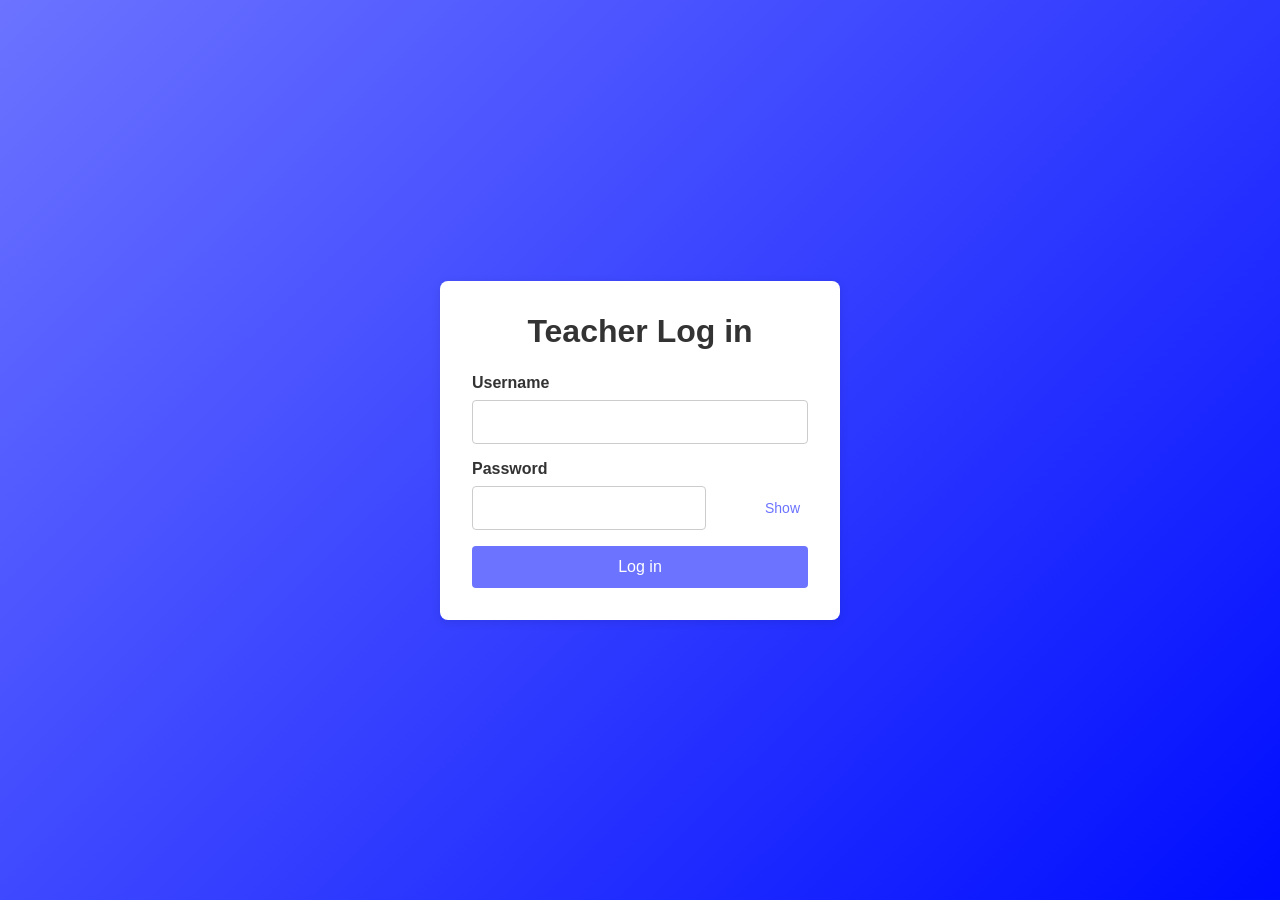
<file: TheProject/Register/index.html>
<!DOCTYPE html>
<html lang="en">
<head>
    <meta charset="UTF-8">
    <meta name="viewport" content="width=device-width, initial-scale=1.0">
    <title>Register</title>
    <link rel="stylesheet" href="style.css">
</head>
<body>
    <div class="container">
        <form class="register-form" novalidate>
            <h1>Teacher Log in</h1>

            <div class="form-group">
                <label for="username">Username</label>
                <input type="text" id="username" name="username" required>
                <span class="error-message">Username is required</span>
            </div>

            <div class="form-group">
                <label for="password">Password</label>
                <div class="password-wrapper">
                    <input type="password" id="password" name="password" required minlength="6">
                    <button type="button" id="toggle-password" aria-label="Show password">Show</button>
                </div>
                <span class="error-message">Password must be at least 6 characters</span>
            </div>

            <button type="submit" class="submit-btn">Log in</button>
        </form>
    </div>

    <script>
        // Toggle show/hide password
        const toggle = document.getElementById('toggle-password');
        const passwordInput = document.getElementById('password');
        toggle.addEventListener('click', () => {
            const type = passwordInput.getAttribute('type') === 'password' ? 'text' : 'password';
            passwordInput.setAttribute('type', type);
            toggle.textContent = type === 'password' ? 'Show' : 'Hide';
        });

        // Basic client-side validation styling
        const form = document.querySelector('.register-form');
        form.addEventListener('submit', e => {
            let valid = true;
            form.querySelectorAll('input').forEach(input => {
                if (!input.checkValidity()) {
                    valid = false;
                    input.classList.add('invalid');
                } else {
                    input.classList.remove('invalid');
                }
            });
            if (!valid) e.preventDefault();
        });
    </script>
</body>
</html>
</file>
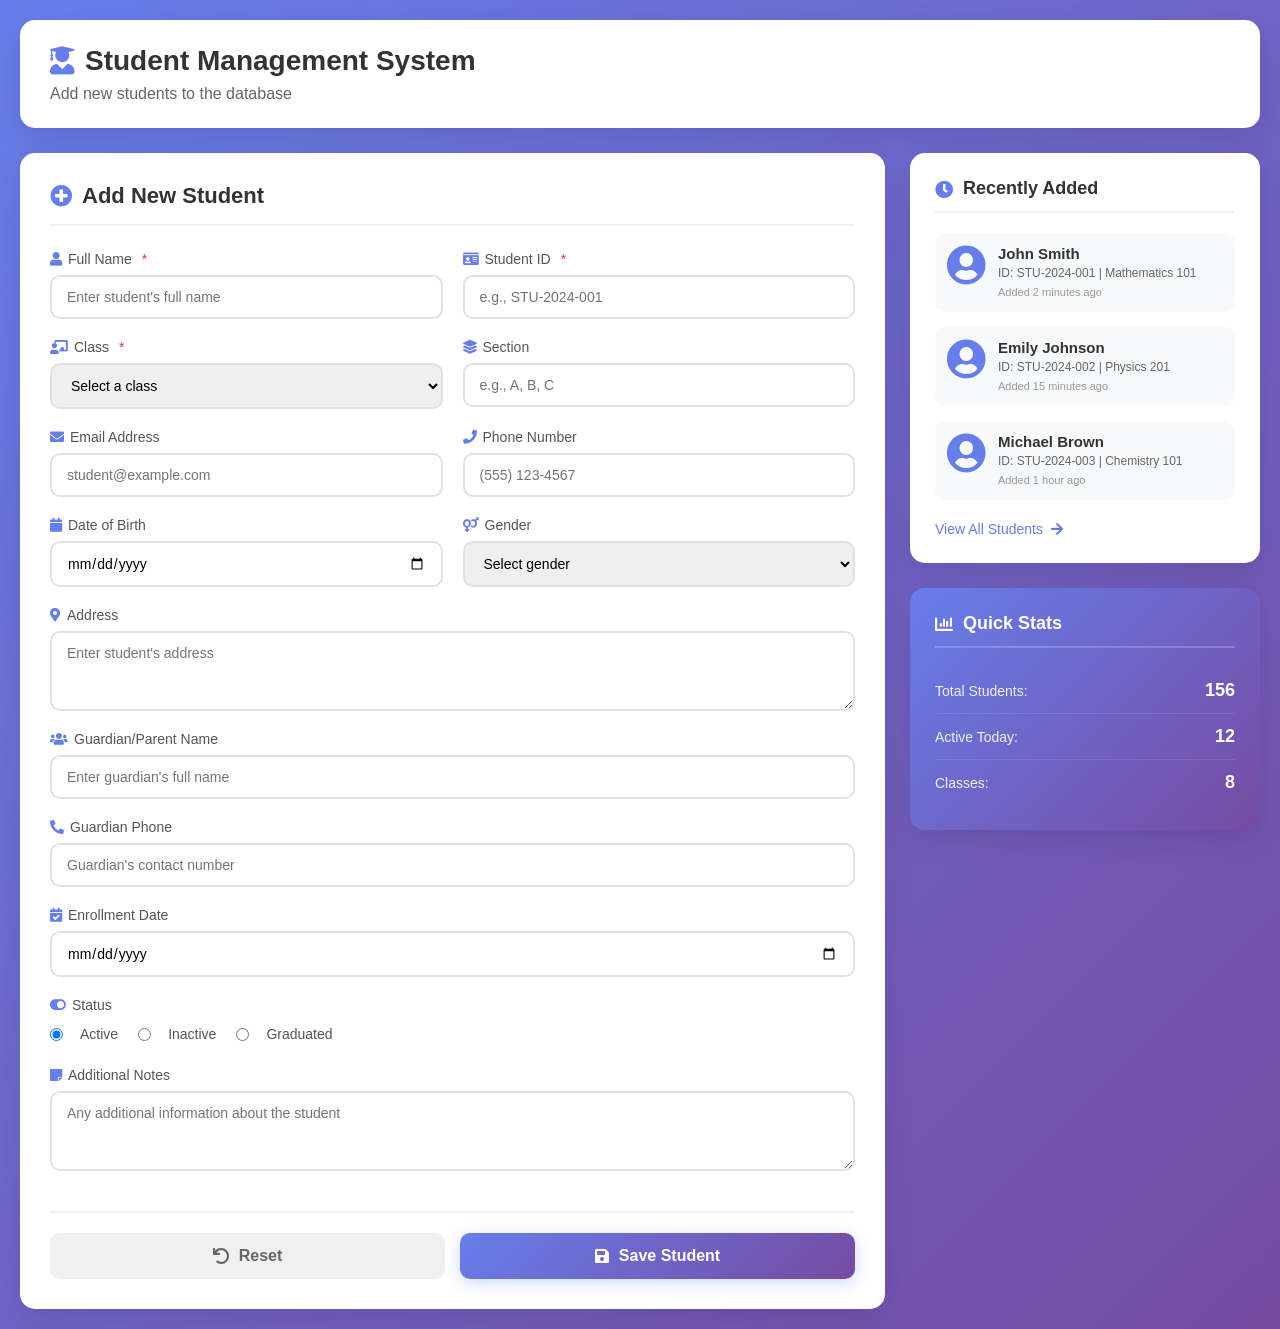
<file: TheProject/StuReg/index.html>
<!DOCTYPE html>
<html lang="en">
<head>
    <meta charset="UTF-8">
    <meta name="viewport" content="width=device-width, initial-scale=1.0">
    <title>Student Management System | Add Student</title>
    <link rel="stylesheet" href="https://cdnjs.cloudflare.com/ajax/libs/font-awesome/5.15.4/css/all.min.css">
    <link rel="stylesheet" href="style.css">
</head>
<body>
    <div class="container">
        <!-- Header -->
        <div class="header">
            <h1><i class="fas fa-user-graduate"></i> Student Management System</h1>
            <p>Add new students to the database</p>
        </div>

        <!-- Main Content -->
        <div class="main-content">
            <!-- Add Student Form -->
            <div class="form-container">
                <h2><i class="fas fa-plus-circle"></i> Add New Student</h2>
                
                <form id="studentForm" class="student-form">
                    <div class="form-row">
                        <div class="form-group">
                            <label for="fullName">
                                <i class="fas fa-user"></i> Full Name <span class="required">*</span>
                            </label>
                            <input 
                                type="text" 
                                id="fullName" 
                                name="fullName" 
                                placeholder="Enter student's full name"
                                required
                            >
                        </div>

                        <div class="form-group">
                            <label for="studentId">
                                <i class="fas fa-id-card"></i> Student ID <span class="required">*</span>
                            </label>
                            <input 
                                type="text" 
                                id="studentId" 
                                name="studentId" 
                                placeholder="e.g., STU-2024-001"
                                required
                            >
                        </div>
                    </div>

                    <div class="form-row">
                        <div class="form-group">
                            <label for="class">
                                <i class="fas fa-chalkboard-teacher"></i> Class <span class="required">*</span>
                            </label>
                            <select id="class" name="class" required>
                                <option value="" disabled selected>Select a class</option>
                                <option value="Mathematics 101">Mathematics 101</option>
                                <option value="Physics 201">Physics 201</option>
                                <option value="Chemistry 101">Chemistry 101</option>
                                <option value="Biology 202">Biology 202</option>
                                <option value="Computer Science 301">Computer Science 301</option>
                                <option value="English Literature 101">English Literature 101</option>
                                <option value="History 201">History 201</option>
                                <option value="Art 101">Art 101</option>
                            </select>
                        </div>

                        <div class="form-group">
                            <label for="section">
                                <i class="fas fa-layer-group"></i> Section
                            </label>
                            <input 
                                type="text" 
                                id="section" 
                                name="section" 
                                placeholder="e.g., A, B, C"
                            >
                        </div>
                    </div>

                    <div class="form-row">
                        <div class="form-group">
                            <label for="email">
                                <i class="fas fa-envelope"></i> Email Address
                            </label>
                            <input 
                                type="email" 
                                id="email" 
                                name="email" 
                                placeholder="student@example.com"
                            >
                        </div>

                        <div class="form-group">
                            <label for="phone">
                                <i class="fas fa-phone"></i> Phone Number
                            </label>
                            <input 
                                type="tel" 
                                id="phone" 
                                name="phone" 
                                placeholder="(555) 123-4567"
                            >
                        </div>
                    </div>

                    <div class="form-row">
                        <div class="form-group">
                            <label for="dateOfBirth">
                                <i class="fas fa-calendar"></i> Date of Birth
                            </label>
                            <input 
                                type="date" 
                                id="dateOfBirth" 
                                name="dateOfBirth"
                            >
                        </div>

                        <div class="form-group">
                            <label for="gender">
                                <i class="fas fa-venus-mars"></i> Gender
                            </label>
                            <select id="gender" name="gender">
                                <option value="" disabled selected>Select gender</option>
                                <option value="male">Male</option>
                                <option value="female">Female</option>
                                <option value="other">Other</option>
                                <option value="prefer-not">Prefer not to say</option>
                            </select>
                        </div>
                    </div>

                    <div class="form-group">
                        <label for="address">
                            <i class="fas fa-map-marker-alt"></i> Address
                        </label>
                        <textarea 
                            id="address" 
                            name="address" 
                            rows="3" 
                            placeholder="Enter student's address"
                        ></textarea>
                    </div>

                    <div class="form-group">
                        <label for="guardianName">
                            <i class="fas fa-users"></i> Guardian/Parent Name
                        </label>
                        <input 
                            type="text" 
                            id="guardianName" 
                            name="guardianName" 
                            placeholder="Enter guardian's full name"
                        >
                    </div>

                    <div class="form-group">
                        <label for="guardianPhone">
                            <i class="fas fa-phone-alt"></i> Guardian Phone
                        </label>
                        <input 
                            type="tel" 
                            id="guardianPhone" 
                            name="guardianPhone" 
                            placeholder="Guardian's contact number"
                        >
                    </div>

                    <div class="form-group">
                        <label for="enrollmentDate">
                            <i class="fas fa-calendar-check"></i> Enrollment Date
                        </label>
                        <input 
                            type="date" 
                            id="enrollmentDate" 
                            name="enrollmentDate"
                            value="<?php echo date('Y-m-d'); ?>"
                        >
                    </div>

                    <div class="form-group">
                        <label for="status">
                            <i class="fas fa-toggle-on"></i> Status
                        </label>
                        <div class="radio-group">
                            <label class="radio-label">
                                <input type="radio" name="status" value="active" checked> 
                                <span class="radio-custom"></span>
                                Active
                            </label>
                            <label class="radio-label">
                                <input type="radio" name="status" value="inactive"> 
                                <span class="radio-custom"></span>
                                Inactive
                            </label>
                            <label class="radio-label">
                                <input type="radio" name="status" value="graduated"> 
                                <span class="radio-custom"></span>
                                Graduated
                            </label>
                        </div>
                    </div>

                    <div class="form-group">
                        <label for="notes">
                            <i class="fas fa-sticky-note"></i> Additional Notes
                        </label>
                        <textarea 
                            id="notes" 
                            name="notes" 
                            rows="2" 
                            placeholder="Any additional information about the student"
                        ></textarea>
                    </div>

                    <div class="form-actions">
                        <button type="reset" class="btn btn-secondary">
                            <i class="fas fa-undo"></i> Reset
                        </button>
                        <button type="submit" class="btn btn-primary" onclick="submitStudentForm(event)">
                            <i class="fas fa-save"></i> Save Student
                        </button>
                    </div>
                </form>
            </div>

            <!-- Recent Students Sidebar -->
            <div class="sidebar">
                <div class="recent-students">
                    <h3><i class="fas fa-clock"></i> Recently Added</h3>
                    <div class="student-list" id="recentStudents">
                        <!-- Recent students will appear here -->
                        <div class="student-item">
                            <div class="student-avatar">
                                <i class="fas fa-user-circle"></i>
                            </div>
                            <div class="student-info">
                                <h4>John Smith</h4>
                                <p>ID: STU-2024-001 | Mathematics 101</p>
                                <small>Added 2 minutes ago</small>
                            </div>
                        </div>
                        <div class="student-item">
                            <div class="student-avatar">
                                <i class="fas fa-user-circle"></i>
                            </div>
                            <div class="student-info">
                                <h4>Emily Johnson</h4>
                                <p>ID: STU-2024-002 | Physics 201</p>
                                <small>Added 15 minutes ago</small>
                            </div>
                        </div>
                        <div class="student-item">
                            <div class="student-avatar">
                                <i class="fas fa-user-circle"></i>
                            </div>
                            <div class="student-info">
                                <h4>Michael Brown</h4>
                                <p>ID: STU-2024-003 | Chemistry 101</p>
                                <small>Added 1 hour ago</small>
                            </div>
                        </div>
                    </div>
                    <a href="#" class="view-all-link">
                        View All Students <i class="fas fa-arrow-right"></i>
                    </a>
                </div>

                <div class="stats-card">
                    <h3><i class="fas fa-chart-bar"></i> Quick Stats</h3>
                    <div class="stat-item">
                        <span class="stat-label">Total Students:</span>
                        <span class="stat-value" id="totalStudents">156</span>
                    </div>
                    <div class="stat-item">
                        <span class="stat-label">Active Today:</span>
                        <span class="stat-value" id="activeToday">12</span>
                    </div>
                    <div class="stat-item">
                        <span class="stat-label">Classes:</span>
                        <span class="stat-value" id="totalClasses">8</span>
                    </div>
                </div>
            </div>
        </div>
    </div>

    <!-- Success Modal (Hidden by default) -->
    <div id="successModal" class="modal">
        <div class="modal-content">
            <div class="modal-icon">
                <i class="fas fa-check-circle"></i>
            </div>
            <h3>Success!</h3>
            <p>Student has been successfully added to the database.</p>
            <button class="btn btn-primary" onclick="closeModal()">OK</button>
        </div>
    </div>

    <script>
        function submitStudentForm(event) {
            event.preventDefault();
            
            // Get form values
            const fullName = document.getElementById('fullName').value;
            const studentId = document.getElementById('studentId').value;
            const studentClass = document.getElementById('class').value;
            
            // Basic validation
            if (!fullName || !studentId || !studentClass) {
                alert('Please fill in all required fields (Name, Student ID, Class)');
                return;
            }
            
            // Here you would typically send data to your database
            // For demonstration, we'll show a success message
            console.log('Student Data:', {
                fullName,
                studentId,
                class: studentClass,
                section: document.getElementById('section').value,
                email: document.getElementById('email').value,
                phone: document.getElementById('phone').value,
                dateOfBirth: document.getElementById('dateOfBirth').value,
                gender: document.getElementById('gender').value,
                address: document.getElementById('address').value,
                guardianName: document.getElementById('guardianName').value,
                guardianPhone: document.getElementById('guardianPhone').value,
                enrollmentDate: document.getElementById('enrollmentDate').value,
                status: document.querySelector('input[name="status"]:checked').value,
                notes: document.getElementById('notes').value
            });
            
            // Show success modal
            document.getElementById('successModal').style.display = 'flex';
            
            // Update recent students list (demo)
            updateRecentStudents(fullName, studentId, studentClass);
            
            // Reset form (optional)
            // document.getElementById('studentForm').reset();
        }
        
        function updateRecentStudents(name, id, studentClass) {
            const recentList = document.getElementById('recentStudents');
            const newStudent = document.createElement('div');
            newStudent.className = 'student-item';
            newStudent.innerHTML = `
                <div class="student-avatar">
                    <i class="fas fa-user-circle"></i>
                </div>
                <div class="student-info">
                    <h4>${name}</h4>
                    <p>ID: ${id} | ${studentClass}</p>
                    <small>Added just now</small>
                </div>
            `;
            
            recentList.insertBefore(newStudent, recentList.firstChild);
            
            // Keep only last 5 students
            while (recentList.children.length > 5) {
                recentList.removeChild(recentList.lastChild);
            }
            
            // Update stats (demo)
            const totalStudents = document.getElementById('totalStudents');
            totalStudents.textContent = parseInt(totalStudents.textContent) + 1;
        }
        
        function closeModal() {
            document.getElementById('successModal').style.display = 'none';
        }
        
        // Close modal when clicking outside
        window.onclick = function(event) {
            const modal = document.getElementById('successModal');
            if (event.target == modal) {
                modal.style.display = 'none';
            }
        }
    </script>
</body>
</html>
</file>
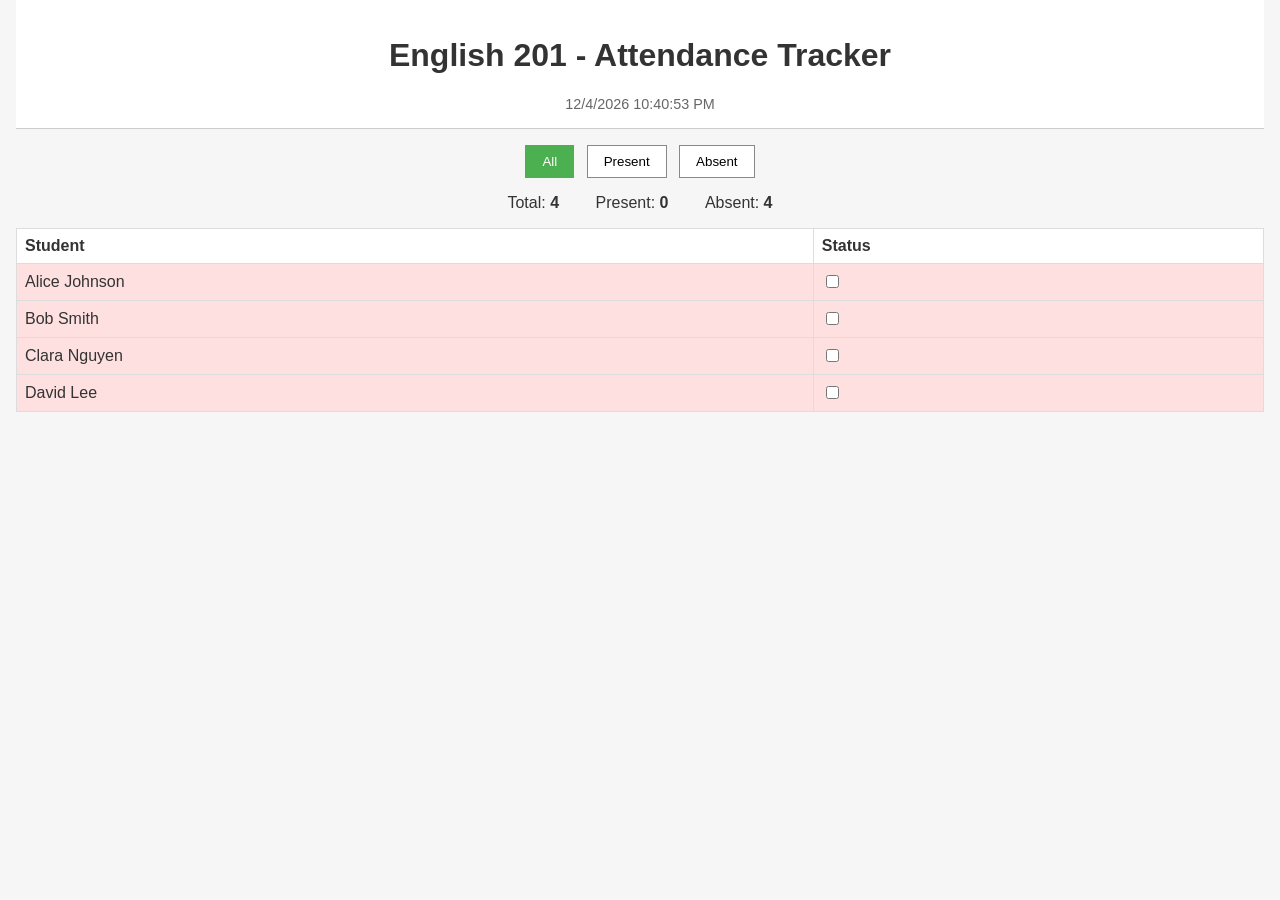
<file: TheProject/Class/English/index.html>
<!DOCTYPE html>
<html lang="en">
<head>
    <meta charset="UTF-8">
    <title>English 201 Attendance</title>
    <link rel="stylesheet" href="style.css">
</head>
<body>
    <header>
        <h1>English 201 - Attendance Tracker</h1>
        <div id="lesson-info">
            <span id="lesson-date"></span>
            <span id="lesson-time"></span>
        </div>
    </header>

    <section class="controls">
        <button id="show-all" class="toggle active">All</button>
        <button id="show-present" class="toggle">Present</button>
        <button id="show-absent" class="toggle">Absent</button>
    </section>

    <section class="summary">
        <span>Total: <strong id="total-count">0</strong></span>
        <span>Present: <strong id="present-count">0</strong></span>
        <span>Absent: <strong id="absent-count">0</strong></span>
    </section>

    <section class="students">
        <table id="attendance-table">
            <thead>
                <tr>
                    <th>Student</th>
                    <th>Status</th>
                </tr>
            </thead>
            <tbody>
                <!-- sample list; teacher can edit or generate dynamically -->
                <tr>
                    <td>Alice Johnson</td>
                    <td><input type="checkbox" class="present-checkbox"></td>
                </tr>
                <tr>
                    <td>Bob Smith</td>
                    <td><input type="checkbox" class="present-checkbox"></td>
                </tr>
                <tr>
                    <td>Clara Nguyen</td>
                    <td><input type="checkbox" class="present-checkbox"></td>
                </tr>
                <tr>
                    <td>David Lee</td>
                    <td><input type="checkbox" class="present-checkbox"></td>
                </tr>
            </tbody>
        </table>
    </section>

    <script>
        // initialize lesson info
        const dateEl = document.getElementById('lesson-date');
        const timeEl = document.getElementById('lesson-time');
        const now = new Date();
        dateEl.textContent = now.toLocaleDateString();
        timeEl.textContent = now.toLocaleTimeString();

        const tableBody = document.querySelector('#attendance-table tbody');
        const presentCountEl = document.getElementById('present-count');
        const absentCountEl = document.getElementById('absent-count');
        const totalCountEl = document.getElementById('total-count');

        function updateRowStyles() {
            let present = 0;
            let absent = 0;
            tableBody.querySelectorAll('tr').forEach(row => {
                const checkbox = row.querySelector('.present-checkbox');
                if (checkbox.checked) {
                    row.classList.add('present');
                    row.classList.remove('absent');
                    present++;
                } else {
                    row.classList.add('absent');
                    row.classList.remove('present');
                    absent++;
                }
            });
            totalCountEl.textContent = present + absent;
            presentCountEl.textContent = present;
            absentCountEl.textContent = absent;
        }

        tableBody.addEventListener('change', (e) => {
            if (e.target.classList.contains('present-checkbox')) {
                updateRowStyles();
            }
        });

        // filters
        const filters = document.querySelectorAll('.controls .toggle');
        function clearFilterButtons() {
            filters.forEach(btn => btn.classList.remove('active'));
        }

        document.getElementById('show-all').addEventListener('click', () => {
            clearFilterButtons();
            document.getElementById('show-all').classList.add('active');
            tableBody.querySelectorAll('tr').forEach(r => r.style.display = '');
        });
        document.getElementById('show-present').addEventListener('click', () => {
            clearFilterButtons();
            document.getElementById('show-present').classList.add('active');
            tableBody.querySelectorAll('tr').forEach(r => {
                r.style.display = r.classList.contains('present') ? '' : 'none';
            });
        });
        document.getElementById('show-absent').addEventListener('click', () => {
            clearFilterButtons();
            document.getElementById('show-absent').classList.add('active');
            tableBody.querySelectorAll('tr').forEach(r => {
                r.style.display = r.classList.contains('absent') ? '' : 'none';
            });
        });

        // initial stats
        updateRowStyles();
    </script>
</body>
</html>
</file>
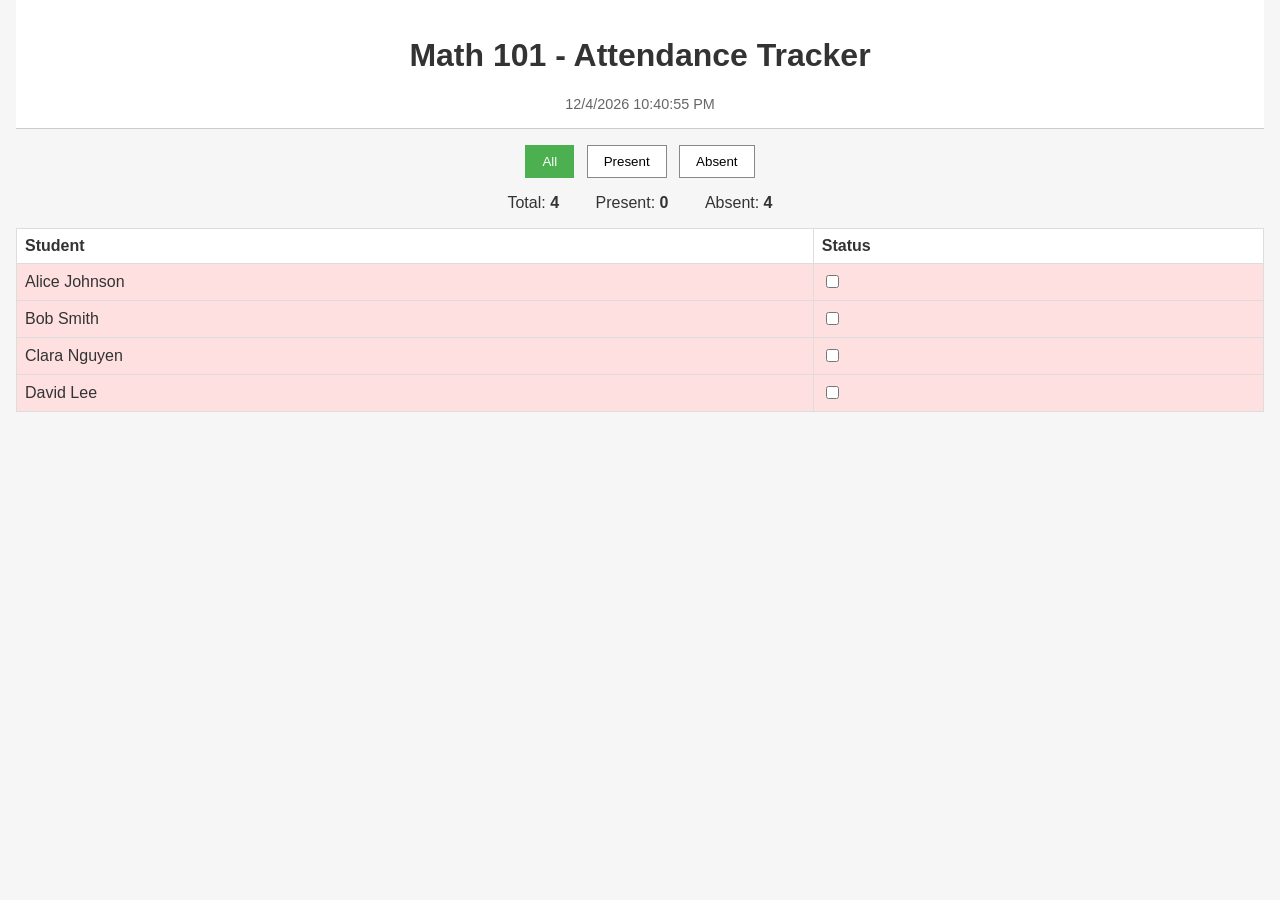
<file: TheProject/Class/Math/index.html>
<!DOCTYPE html>
<html lang="en">
<head>
    <meta charset="UTF-8">
    <title>English 201 Attendance</title>
    <link rel="stylesheet" href="style.css">
</head>
<body>
    <header>
        <h1>Math 101  - Attendance Tracker</h1>
        <div id="lesson-info">
            <span id="lesson-date"></span>
            <span id="lesson-time"></span>
        </div>
    </header>

    <section class="controls">
        <button id="show-all" class="toggle active">All</button>
        <button id="show-present" class="toggle">Present</button>
        <button id="show-absent" class="toggle">Absent</button>
    </section>

    <section class="summary">
        <span>Total: <strong id="total-count">0</strong></span>
        <span>Present: <strong id="present-count">0</strong></span>
        <span>Absent: <strong id="absent-count">0</strong></span>
    </section>

    <section class="students">
        <table id="attendance-table">
            <thead>
                <tr>
                    <th>Student</th>
                    <th>Status</th>
                </tr>
            </thead>
            <tbody>
                <!-- sample list; teacher can edit or generate dynamically -->
                <tr>
                    <td>Alice Johnson</td>
                    <td><input type="checkbox" class="present-checkbox"></td>
                </tr>
                <tr>
                    <td>Bob Smith</td>
                    <td><input type="checkbox" class="present-checkbox"></td>
                </tr>
                <tr>
                    <td>Clara Nguyen</td>
                    <td><input type="checkbox" class="present-checkbox"></td>
                </tr>
                <tr>
                    <td>David Lee</td>
                    <td><input type="checkbox" class="present-checkbox"></td>
                </tr>
            </tbody>
        </table>
    </section>

    <script>
        // initialize lesson info
        const dateEl = document.getElementById('lesson-date');
        const timeEl = document.getElementById('lesson-time');
        const now = new Date();
        dateEl.textContent = now.toLocaleDateString();
        timeEl.textContent = now.toLocaleTimeString();

        const tableBody = document.querySelector('#attendance-table tbody');
        const presentCountEl = document.getElementById('present-count');
        const absentCountEl = document.getElementById('absent-count');
        const totalCountEl = document.getElementById('total-count');

        function updateRowStyles() {
            let present = 0;
            let absent = 0;
            tableBody.querySelectorAll('tr').forEach(row => {
                const checkbox = row.querySelector('.present-checkbox');
                if (checkbox.checked) {
                    row.classList.add('present');
                    row.classList.remove('absent');
                    present++;
                } else {
                    row.classList.add('absent');
                    row.classList.remove('present');
                    absent++;
                }
            });
            totalCountEl.textContent = present + absent;
            presentCountEl.textContent = present;
            absentCountEl.textContent = absent;
        }

        tableBody.addEventListener('change', (e) => {
            if (e.target.classList.contains('present-checkbox')) {
                updateRowStyles();
            }
        });

        // filters
        const filters = document.querySelectorAll('.controls .toggle');
        function clearFilterButtons() {
            filters.forEach(btn => btn.classList.remove('active'));
        }

        document.getElementById('show-all').addEventListener('click', () => {
            clearFilterButtons();
            document.getElementById('show-all').classList.add('active');
            tableBody.querySelectorAll('tr').forEach(r => r.style.display = '');
        });
        document.getElementById('show-present').addEventListener('click', () => {
            clearFilterButtons();
            document.getElementById('show-present').classList.add('active');
            tableBody.querySelectorAll('tr').forEach(r => {
                r.style.display = r.classList.contains('present') ? '' : 'none';
            });
        });
        document.getElementById('show-absent').addEventListener('click', () => {
            clearFilterButtons();
            document.getElementById('show-absent').classList.add('active');
            tableBody.querySelectorAll('tr').forEach(r => {
                r.style.display = r.classList.contains('absent') ? '' : 'none';
            });
        });

        // initial stats
        updateRowStyles();
    </script>
</body>
</html>
</file>
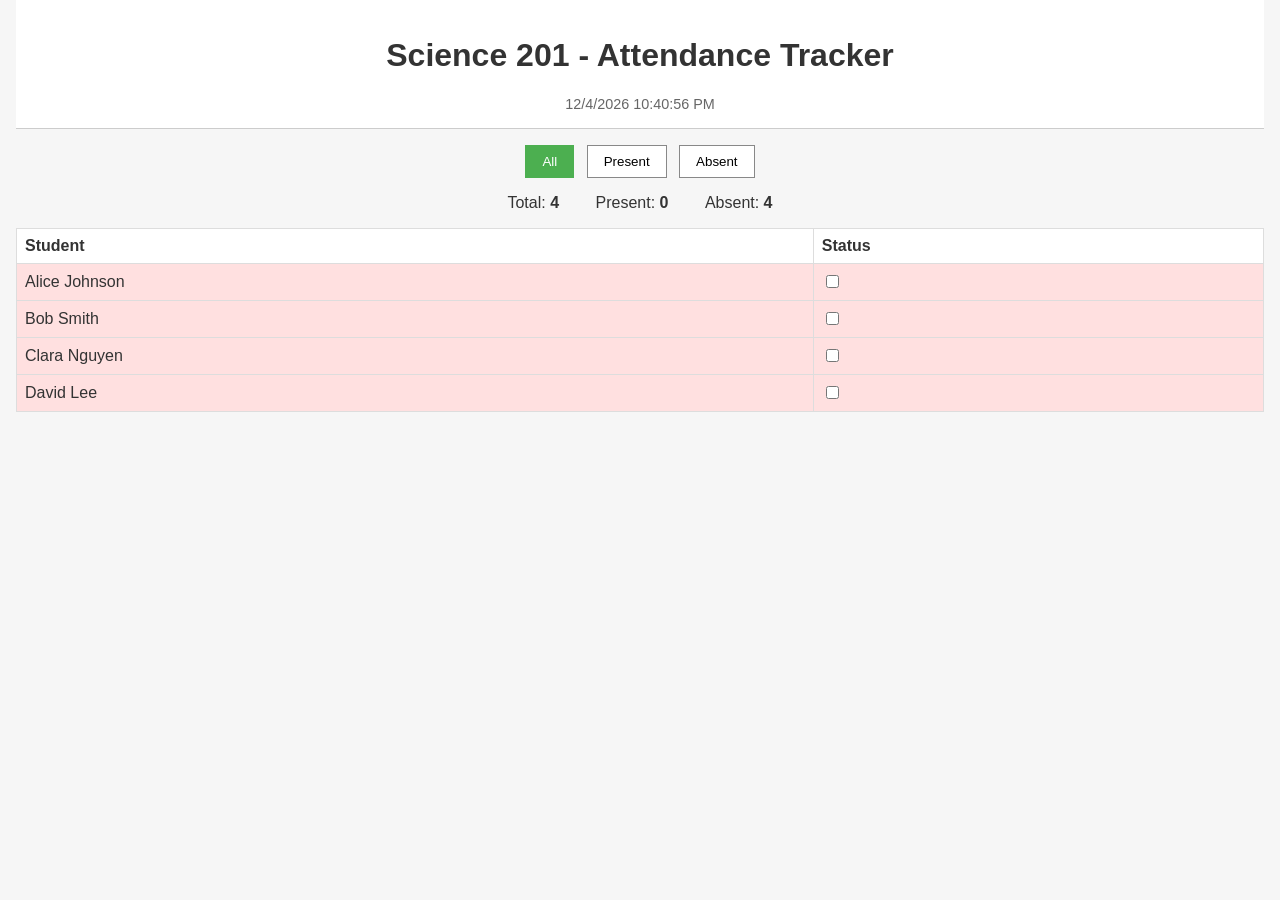
<file: TheProject/Class/Science/index.html>
<!DOCTYPE html>
<html lang="en">
<head>
    <meta charset="UTF-8">
    <title>English 201 Attendance</title>
    <link rel="stylesheet" href="style.css">
</head>
<body>
    <header>
        <h1>Science 201 - Attendance Tracker</h1>
        <div id="lesson-info">
            <span id="lesson-date"></span>
            <span id="lesson-time"></span>
        </div>
    </header>

    <section class="controls">
        <button id="show-all" class="toggle active">All</button>
        <button id="show-present" class="toggle">Present</button>
        <button id="show-absent" class="toggle">Absent</button>
    </section>

    <section class="summary">
        <span>Total: <strong id="total-count">0</strong></span>
        <span>Present: <strong id="present-count">0</strong></span>
        <span>Absent: <strong id="absent-count">0</strong></span>
    </section>

    <section class="students">
        <table id="attendance-table">
            <thead>
                <tr>
                    <th>Student</th>
                    <th>Status</th>
                </tr>
            </thead>
            <tbody>
                <!-- sample list; teacher can edit or generate dynamically -->
                <tr>
                    <td>Alice Johnson</td>
                    <td><input type="checkbox" class="present-checkbox"></td>
                </tr>
                <tr>
                    <td>Bob Smith</td>
                    <td><input type="checkbox" class="present-checkbox"></td>
                </tr>
                <tr>
                    <td>Clara Nguyen</td>
                    <td><input type="checkbox" class="present-checkbox"></td>
                </tr>
                <tr>
                    <td>David Lee</td>
                    <td><input type="checkbox" class="present-checkbox"></td>
                </tr>
            </tbody>
        </table>
    </section>

    <script>
        // initialize lesson info
        const dateEl = document.getElementById('lesson-date');
        const timeEl = document.getElementById('lesson-time');
        const now = new Date();
        dateEl.textContent = now.toLocaleDateString();
        timeEl.textContent = now.toLocaleTimeString();

        const tableBody = document.querySelector('#attendance-table tbody');
        const presentCountEl = document.getElementById('present-count');
        const absentCountEl = document.getElementById('absent-count');
        const totalCountEl = document.getElementById('total-count');

        function updateRowStyles() {
            let present = 0;
            let absent = 0;
            tableBody.querySelectorAll('tr').forEach(row => {
                const checkbox = row.querySelector('.present-checkbox');
                if (checkbox.checked) {
                    row.classList.add('present');
                    row.classList.remove('absent');
                    present++;
                } else {
                    row.classList.add('absent');
                    row.classList.remove('present');
                    absent++;
                }
            });
            totalCountEl.textContent = present + absent;
            presentCountEl.textContent = present;
            absentCountEl.textContent = absent;
        }

        tableBody.addEventListener('change', (e) => {
            if (e.target.classList.contains('present-checkbox')) {
                updateRowStyles();
            }
        });

        // filters
        const filters = document.querySelectorAll('.controls .toggle');
        function clearFilterButtons() {
            filters.forEach(btn => btn.classList.remove('active'));
        }

        document.getElementById('show-all').addEventListener('click', () => {
            clearFilterButtons();
            document.getElementById('show-all').classList.add('active');
            tableBody.querySelectorAll('tr').forEach(r => r.style.display = '');
        });
        document.getElementById('show-present').addEventListener('click', () => {
            clearFilterButtons();
            document.getElementById('show-present').classList.add('active');
            tableBody.querySelectorAll('tr').forEach(r => {
                r.style.display = r.classList.contains('present') ? '' : 'none';
            });
        });
        document.getElementById('show-absent').addEventListener('click', () => {
            clearFilterButtons();
            document.getElementById('show-absent').classList.add('active');
            tableBody.querySelectorAll('tr').forEach(r => {
                r.style.display = r.classList.contains('absent') ? '' : 'none';
            });
        });

        // initial stats
        updateRowStyles();
    </script>
</body>
</html>
</file>
<file: TheProject/Register/style.css>
/* Basic resets */
* {
  box-sizing: border-box;
  margin: 0;
  padding: 0;
}

body {
  font-family: 'Segoe UI', Tahoma, Geneva, Verdana, sans-serif;
  background: linear-gradient(135deg,#6B73FF 0%,#000DFF 100%);
  color: #333;
  display: flex;
  align-items: center;
  justify-content: center;
  min-height: 100vh;
  padding: 1rem;
}

.container {
  background: #fff;
  padding: 2rem;
  border-radius: 8px;
  box-shadow: 0 2px 10px rgba(0,0,0,0.1);
  width: 100%;
  max-width: 400px;
}

.register-form h1 {
  text-align: center;
  margin-bottom: 1.5rem;
}

.form-group {
  margin-bottom: 1rem;
  display: flex;
  flex-direction: column;
}

.form-group label {
  margin-bottom: 0.5rem;
  font-weight: 600;
}

.form-group input {
  padding: 0.75rem 1rem;
  border: 1px solid #ccc;
  border-radius: 4px;
  font-size: 1rem;
  transition: border-color 0.2s ease;
}

.form-group input:focus {
  outline: none;
  border-color: #6B73FF;
}

.form-group input.invalid {
  border-color: #e74c3c;
}

.error-message {
  color: #e74c3c;
  font-size: 0.875rem;
  visibility: hidden;
  height: 0;
}

.form-group input.invalid + .error-message {
  visibility: visible;
  height: auto;
  margin-top: 0.25rem;
}

.password-wrapper {
  position: relative;
}

#toggle-password {
  position: absolute;
  top: 50%;
  right: 0.5rem;
  transform: translateY(-50%);
  background: transparent;
  border: none;
  color: #6B73FF;
  cursor: pointer;
  font-size: 0.875rem;
  transition: color 0.2s ease;
}

#toggle-password:hover {
  color: #000DFF;
}

.submit-btn {
  width: 100%;
  padding: 0.75rem;
  background: #6B73FF;
  color: #fff;
  border: none;
  border-radius: 4px;
  font-size: 1rem;
  cursor: pointer;
  transition: background 0.3s ease, transform 0.2s ease;
}

.submit-btn:hover {
  background: #000DFF;
  transform: translateY(-2px);
}

@media (max-width: 500px) {
  .container {
    padding: 1.5rem;
  }
}

/* Smooth focus outlines for accessibility */
input:focus-visible {
  outline: 2px solid #6B73FF;
  outline-offset: 2px;
}
</file>
<file: TheProject/StuReg/style.css>
* {
    margin: 0;
    padding: 0;
    box-sizing: border-box;
}

body {
    font-family: 'Segoe UI', Tahoma, Geneva, Verdana, sans-serif;
    background: linear-gradient(135deg, #667eea 0%, #764ba2 100%);
    min-height: 100vh;
    padding: 20px;
}

.container {
    max-width: 1400px;
    margin: 0 auto;
}

/* Header Styles */
.header {
    background: white;
    border-radius: 15px;
    padding: 25px 30px;
    margin-bottom: 25px;
    box-shadow: 0 10px 30px rgba(0, 0, 0, 0.1);
}

.header h1 {
    color: #333;
    font-size: 28px;
    margin-bottom: 8px;
    display: flex;
    align-items: center;
    gap: 10px;
}

.header h1 i {
    color: #667eea;
}

.header p {
    color: #666;
    font-size: 16px;
}

/* Main Content Layout */
.main-content {
    display: grid;
    grid-template-columns: 1fr 350px;
    gap: 25px;
}

/* Form Container */
.form-container {
    background: white;
    border-radius: 15px;
    padding: 30px;
    box-shadow: 0 10px 30px rgba(0, 0, 0, 0.1);
}

.form-container h2 {
    color: #333;
    font-size: 22px;
    margin-bottom: 25px;
    display: flex;
    align-items: center;
    gap: 10px;
    padding-bottom: 15px;
    border-bottom: 2px solid #f0f0f0;
}

.form-container h2 i {
    color: #667eea;
}

/* Form Styles */
.student-form {
    display: flex;
    flex-direction: column;
    gap: 20px;
}

.form-row {
    display: grid;
    grid-template-columns: 1fr 1fr;
    gap: 20px;
}

.form-group {
    display: flex;
    flex-direction: column;
    gap: 8px;
}

.form-group label {
    color: #555;
    font-size: 14px;
    font-weight: 500;
    display: flex;
    align-items: center;
    gap: 6px;
}

.form-group label i {
    color: #667eea;
    font-size: 14px;
}

.required {
    color: #e53e3e;
    margin-left: 4px;
}

.form-group input,
.form-group select,
.form-group textarea {
    padding: 12px 15px;
    border: 2px solid #e1e1e1;
    border-radius: 10px;
    font-size: 14px;
    transition: all 0.3s ease;
    font-family: inherit;
}

.form-group input:focus,
.form-group select:focus,
.form-group textarea:focus {
    outline: none;
    border-color: #667eea;
    box-shadow: 0 0 0 3px rgba(102, 126, 234, 0.1);
}

.form-group input:hover,
.form-group select:hover,
.form-group textarea:hover {
    border-color: #999;
}

.form-group textarea {
    resize: vertical;
    min-height: 80px;
}

/* Radio Group Styles */
.radio-group {
    display: flex;
    gap: 20px;
    padding: 5px 0;
}

.radio-label {
    display: flex;
    align-items: center;
    gap: 8px;
    cursor: pointer;
    font-size: 14px;
    color: #555;
}

.radio-label input[type="radio"] {
    width: auto;
    margin-right: 5px;
    cursor: pointer;
}

/* Form Actions */
.form-actions {
    display: flex;
    gap: 15px;
    margin-top: 20px;
    padding-top: 20px;
    border-top: 2px solid #f0f0f0;
}

.btn {
    padding: 14px 30px;
    border: none;
    border-radius: 10px;
    font-size: 16px;
    font-weight: 600;
    cursor: pointer;
    transition: all 0.3s ease;
    display: inline-flex;
    align-items: center;
    justify-content: center;
    gap: 10px;
    flex: 1;
}

.btn-primary {
    background: linear-gradient(135deg, #667eea 0%, #764ba2 100%);
    color: white;
    box-shadow: 0 4px 15px rgba(102, 126, 234, 0.3);
}

.btn-primary:hover {
    transform: translateY(-2px);
    box-shadow: 0 8px 25px rgba(102, 126, 234, 0.4);
}

.btn-secondary {
    background: #f0f0f0;
    color: #666;
}

.btn-secondary:hover {
    background: #e4e4e4;
    transform: translateY(-2px);
}

.btn:active {
    transform: translateY(0);
}

/* Sidebar Styles */
.sidebar {
    display: flex;
    flex-direction: column;
    gap: 25px;
}

.recent-students,
.stats-card {
    background: white;
    border-radius: 15px;
    padding: 25px;
    box-shadow: 0 10px 30px rgba(0, 0, 0, 0.1);
}

.recent-students h3,
.stats-card h3 {
    color: #333;
    font-size: 18px;
    margin-bottom: 20px;
    display: flex;
    align-items: center;
    gap: 10px;
    padding-bottom: 12px;
    border-bottom: 2px solid #f0f0f0;
}

.recent-students h3 i,
.stats-card h3 i {
    color: #667eea;
}

.student-list {
    display: flex;
    flex-direction: column;
    gap: 15px;
    margin-bottom: 20px;
}

.student-item {
    display: flex;
    gap: 12px;
    padding: 12px;
    border-radius: 10px;
    background: #f8f9fa;
    transition: all 0.3s ease;
}

.student-item:hover {
    transform: translateX(5px);
    background: #f0f2f5;
}

.student-avatar {
    color: #667eea;
    font-size: 40px;
    line-height: 1;
}

.student-info {
    flex: 1;
}

.student-info h4 {
    color: #333;
    font-size: 15px;
    margin-bottom: 4px;
}

.student-info p {
    color: #666;
    font-size: 12px;
    margin-bottom: 2px;
}

.student-info small {
    color: #999;
    font-size: 11px;
}

.view-all-link {
    display: inline-flex;
    align-items: center;
    gap: 8px;
    color: #667eea;
    text-decoration: none;
    font-size: 14px;
    font-weight: 500;
    transition: all 0.3s ease;
}

.view-all-link:hover {
    gap: 12px;
    color: #764ba2;
}

/* Stats Card */
.stats-card {
    background: linear-gradient(135deg, #667eea 0%, #764ba2 100%);
    color: white;
}

.stats-card h3 {
    color: white;
    border-bottom-color: rgba(255, 255, 255, 0.2);
}

.stats-card h3 i {
    color: white;
}

.stat-item {
    display: flex;
    justify-content: space-between;
    align-items: center;
    padding: 12px 0;
    border-bottom: 1px solid rgba(255, 255, 255, 0.1);
}

.stat-item:last-child {
    border-bottom: none;
}

.stat-label {
    font-size: 14px;
    opacity: 0.9;
}

.stat-value {
    font-size: 18px;
    font-weight: 600;
}

/* Modal Styles */
.modal {
    display: none;
    position: fixed;
    top: 0;
    left: 0;
    width: 100%;
    height: 100%;
    background: rgba(0, 0, 0, 0.5);
    align-items: center;
    justify-content: center;
    z-index: 1000;
    animation: fadeIn 0.3s ease;
}

@keyframes fadeIn {
    from {
        opacity: 0;
    }
    to {
        opacity: 1;
    }
}

.modal-content {
    background: white;
    padding: 40px;
    border-radius: 20px;
    text-align: center;
    max-width: 400px;
    width: 90%;
    animation: slideUp 0.3s ease;
}

@keyframes slideUp {
    from {
        transform: translateY(20px);
        opacity: 0;
    }
    to {
        transform: translateY(0);
        opacity: 1;
    }
}

.modal-icon {
    font-size: 60px;
    color: #48bb78;
    margin-bottom: 20px;
    animation: scaleIn 0.3s ease;
}

@keyframes scaleIn {
    from {
        transform: scale(0);
    }
    to {
        transform: scale(1);
    }
}

.modal-content h3 {
    color: #333;
    font-size: 24px;
    margin-bottom: 10px;
}

.modal-content p {
    color: #666;
    margin-bottom: 25px;
}

/* Responsive Design */
@media (max-width: 1024px) {
    .main-content {
        grid-template-columns: 1fr;
    }
}

@media (max-width: 768px) {
    .form-row {
        grid-template-columns: 1fr;
    }
    
    .header h1 {
        font-size: 24px;
    }
    
    .form-container {
        padding: 20px;
    }
    
    .form-actions {
        flex-direction: column;
    }
    
    .btn {
        width: 100%;
    }
    
    .radio-group {
        flex-direction: column;
        gap: 10px;
    }
}

@media (max-width: 480px) {
    body {
        padding: 10px;
    }
    
    .header {
        padding: 20px;
    }
    
    .header h1 {
        font-size: 20px;
    }
    
    .form-container h2 {
        font-size: 18px;
    }
    
    .form-group input,
    .form-group select,
    .form-group textarea {
        padding: 10px 12px;
    }
}
</file>
<file: TheProject/Class/English/style.css>
/* basic reset */
body {
    font-family: Arial, sans-serif;
    margin: 0;
    padding: 0 1rem;
    background: #f6f6f6;
    color: #333;
}
header {
    text-align: center;
    padding: 1rem 0;
    background: #fff;
    border-bottom: 1px solid #ccc;
}
#lesson-info {
    font-size: 0.9rem;
    color: #666;
    margin-top: 0.2rem;
}
.controls {
    text-align: center;
    margin: 1rem 0;
}
.controls .toggle {
    padding: 0.5rem 1rem;
    margin: 0 0.25rem;
    border: 1px solid #888;
    background: #fff;
    cursor: pointer;
}
.controls .toggle.active {
    background: #4caf50;
    color: #fff;
    border-color: #4caf50;
}
.summary {
    text-align: center;
    margin-bottom: 1rem;
    font-size: 1rem;
}
.summary span {
    margin: 0 1rem;
}
.students table {
    width: 100%;
    border-collapse: collapse;
    background: #fff;
}
.students th,
.students td {
    padding: 0.5rem;
    border: 1px solid #ddd;
    text-align: left;
}
.students tr.present {
    background: #e0ffe0;
}
.students tr.absent {
    background: #ffe0e0;
}
.students tr:hover {
    background: #f0f0f0;
}
</file>
<file: TheProject/Class/Math/style.css>
/* basic reset */
body {
    font-family: Arial, sans-serif;
    margin: 0;
    padding: 0 1rem;
    background: #f6f6f6;
    color: #333;
}
header {
    text-align: center;
    padding: 1rem 0;
    background: #fff;
    border-bottom: 1px solid #ccc;
}
#lesson-info {
    font-size: 0.9rem;
    color: #666;
    margin-top: 0.2rem;
}
.controls {
    text-align: center;
    margin: 1rem 0;
}
.controls .toggle {
    padding: 0.5rem 1rem;
    margin: 0 0.25rem;
    border: 1px solid #888;
    background: #fff;
    cursor: pointer;
}
.controls .toggle.active {
    background: #4caf50;
    color: #fff;
    border-color: #4caf50;
}
.summary {
    text-align: center;
    margin-bottom: 1rem;
    font-size: 1rem;
}
.summary span {
    margin: 0 1rem;
}
.students table {
    width: 100%;
    border-collapse: collapse;
    background: #fff;
}
.students th,
.students td {
    padding: 0.5rem;
    border: 1px solid #ddd;
    text-align: left;
}
.students tr.present {
    background: #e0ffe0;
}
.students tr.absent {
    background: #ffe0e0;
}
.students tr:hover {
    background: #f0f0f0;
}
</file>
<file: TheProject/Class/Science/style.css>
/* basic reset */
body {
    font-family: Arial, sans-serif;
    margin: 0;
    padding: 0 1rem;
    background: #f6f6f6;
    color: #333;
}
header {
    text-align: center;
    padding: 1rem 0;
    background: #fff;
    border-bottom: 1px solid #ccc;
}
#lesson-info {
    font-size: 0.9rem;
    color: #666;
    margin-top: 0.2rem;
}
.controls {
    text-align: center;
    margin: 1rem 0;
}
.controls .toggle {
    padding: 0.5rem 1rem;
    margin: 0 0.25rem;
    border: 1px solid #888;
    background: #fff;
    cursor: pointer;
}
.controls .toggle.active {
    background: #4caf50;
    color: #fff;
    border-color: #4caf50;
}
.summary {
    text-align: center;
    margin-bottom: 1rem;
    font-size: 1rem;
}
.summary span {
    margin: 0 1rem;
}
.students table {
    width: 100%;
    border-collapse: collapse;
    background: #fff;
}
.students th,
.students td {
    padding: 0.5rem;
    border: 1px solid #ddd;
    text-align: left;
}
.students tr.present {
    background: #e0ffe0;
}
.students tr.absent {
    background: #ffe0e0;
}
.students tr:hover {
    background: #f0f0f0;
}
</file>
